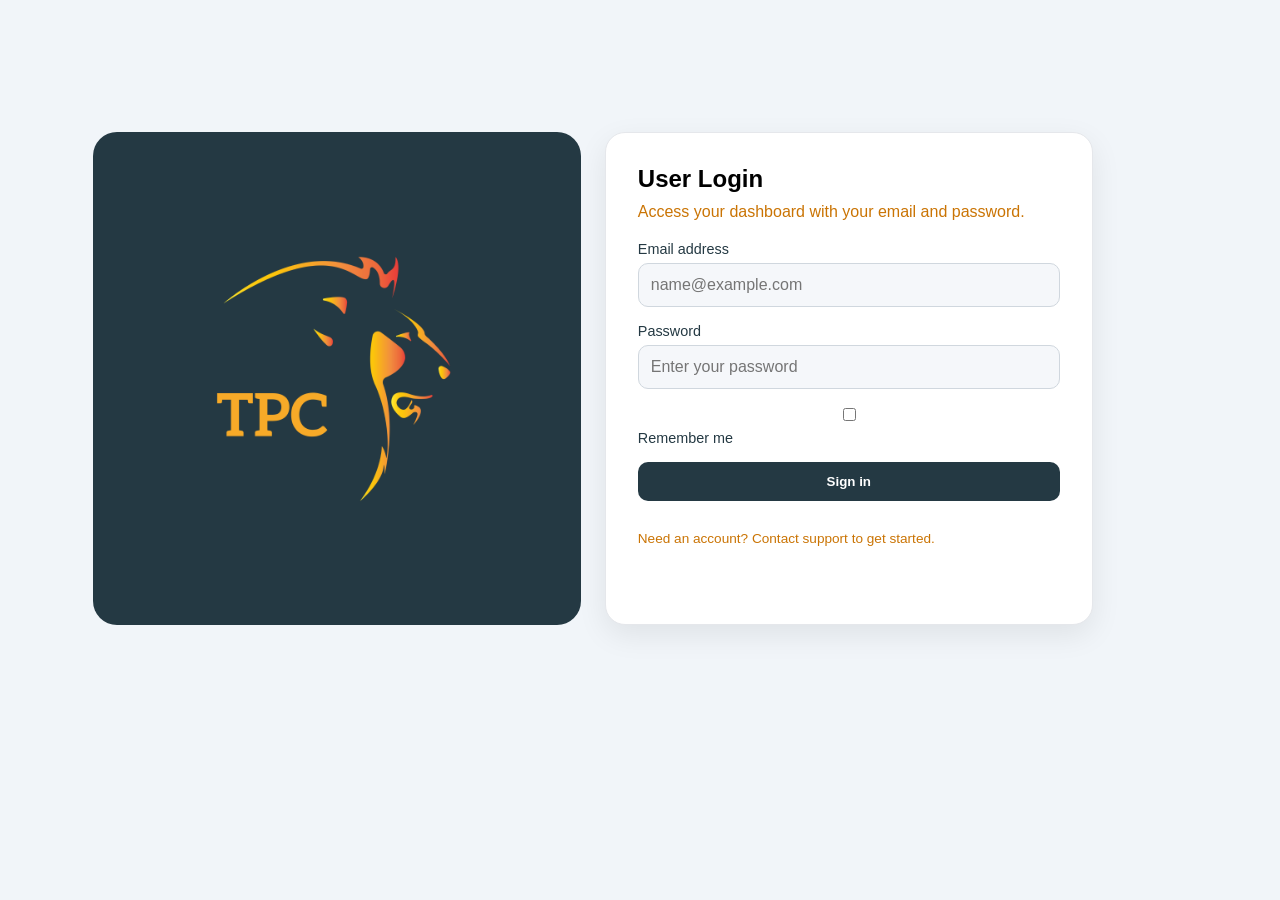
<file: index.html>
<!DOCTYPE html>
<html lang="en">
<head>
  <meta charset="UTF-8" />
  <meta name="viewport" content="width=device-width, initial-scale=1.0" />
  <title>Login &amp; Management Login</title>
  <link rel="stylesheet" href="style.css" />
</head>
<body>
  <main class="page-shell">
        <div class="login-section">
       <div class="logo">
      <img src="ASSESTS/background.png" alt="Company Logo" width="210" height="160" />
    </div>
    <section class="form-panel" aria-label="Authentication forms">
      <article id="loginPage" class="form-card active-card">
        <div class="card-header">
          <h2>User Login</h2>
          <p>Access your dashboard with your email and password.</p>
        </div>
        <form id="userLoginForm" class="auth-form">
          <label>
            Email address
            <input type="email" name="email" placeholder="name@example.com" required />
          </label>
          <label>
            Password
            <input type="password" name="password" placeholder="Enter your password" required />
          </label>
          <label class="checkbox-field">
            <input type="checkbox" name="remember" />
            Remember me
          </label>
          <button type="submit" class="primary-btn">Sign in</button>
          <p class="form-note">Need an account? Contact support to get started.</p>
          <div class="message" aria-live="polite"></div>
        </form>
      </article>

    </section>
    </div>
  </main>
  <script src="script.js"></script>
</body>
</html>
</file>
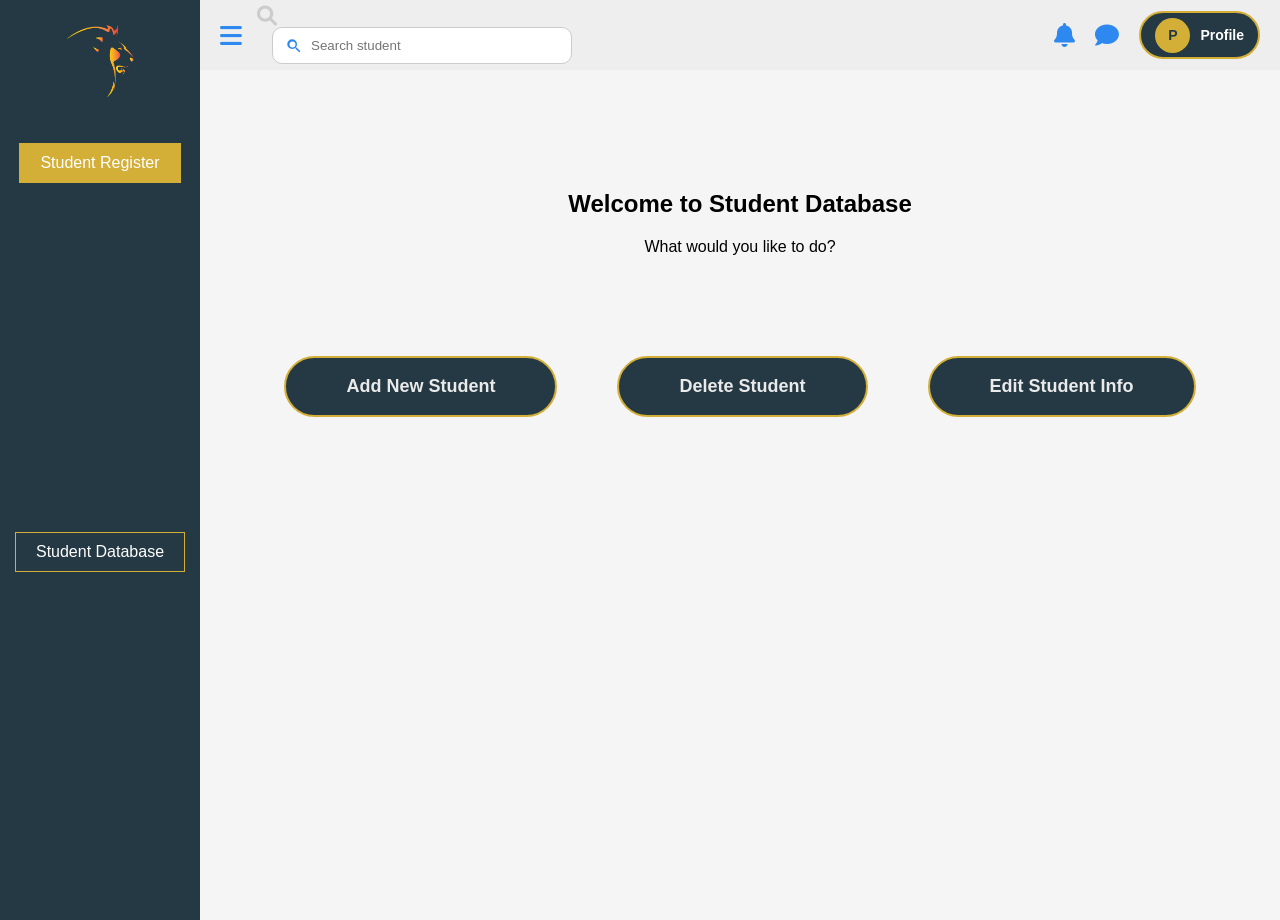
<file: Student_Management_App/index.html>
<!doctype html>
<html lang="en">
  <head>
    <meta charset="UTF-8" />
    <meta name="viewport" content="width=device-width, initial-scale=1.0" />
    <title>Student Database</title>
    <link rel="stylesheet" href="styles.css" />
    <link
      href="https://cdnjs.cloudflare.com/ajax/libs/font-awesome/6.0.0-beta3/css/all.min.css"
      rel="stylesheet"
    />
  </head>
  <body>
    <aside class="sidebar">
      <img src="images/Logo.png" class="logo" alt="Logo" />

      <a href="register.html" class="nav-button active">Student Register</a>
      <a href="database.html" class="nav-button">Student Database</a>
    </aside>

    <div class="main">
      <header class="topbar">
        <div class="left">
          <a class="fa fa-bars"></a>

          <div class="search-box">
            <a class="fa fa-search"></a>
            <input
        
              type="text"
              placeholder="Search student"
              aria-label="Search student"
            
            />
          </div>
        </div>

        <div class="right">
          <a class="fa fa-bell"></a>
          <a class="fa fa-comment"></a>

          <a class="profile" id="profileBtn">
            <div class="profile-icon">P</div>
            <p>Profile</p>
          </a>
        </div>
        
            <div id="profileModal" class="modal">
     
              <div class="modal-content">
              <span class="close">&times;</span>
              <i class="fa fa-user">Profile</i>
              <i class="fa-solid fa-gear">Settings</i>
               <i class="fa-solid fa-right-from-bracket">Sign Out</i>
           </div>  

      </header>

      <main class="content">
        <h2>Welcome to Student Database</h2>
        <p>What would you like to do?</p>

        <div class="buttons">
          <button id="addStudent">Add New Student</button>
          <a href="deletestudent.html"><button id="deleteStudent">Delete Student</button></a>
         
          <button id="editStudent">Edit Student Info</button>
        </div>
      </main>
    </div>
    <script src="script.js"></script>
  </body>
</html>
</file>
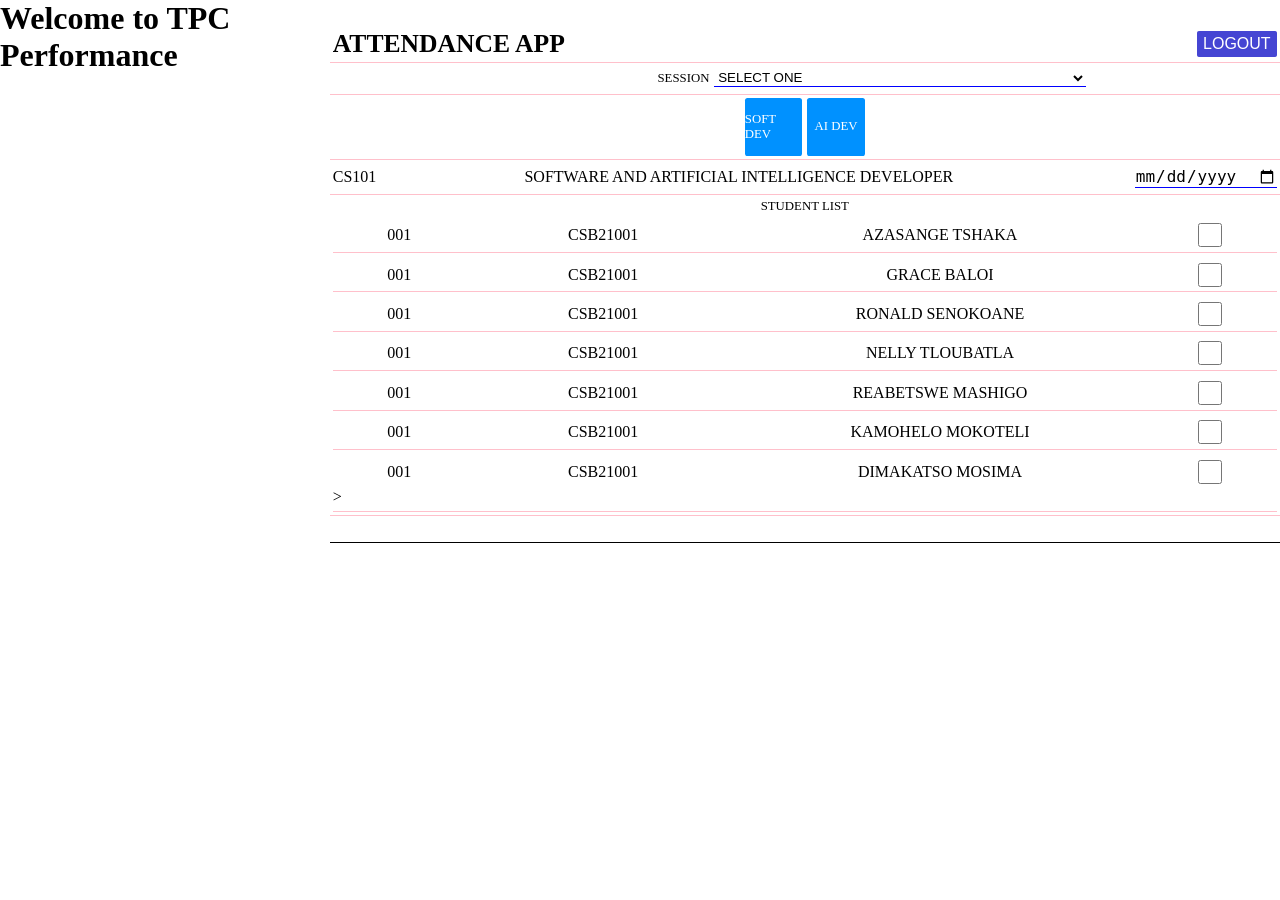
<file: Attendance/Attendance.html>
<!DOCTYPE html>
<html lang="en">
<head>
    <meta charset="UTF-8">
    <meta name="viewport" content="width=device-width, initial-scale=1.0">
    <link rel="stylesheet" href="Attendance.css">
    <title>Document</title>
</head>
<body>
    <h1>Welcome to TPC Performance</h1>
   <!--- <button id="btnLogout">LOGOUT</button>-->
    <div class="page">
      <div class="header-area">
        <div class="logo-area"> <h2 class="logo">ATTENDANCE APP</h2></div>
        <div class="logout-area"><button class="btnlogout">LOGOUT</button></div>
      </div>

      <div class="session-area">
        <div class="label-area"><label>SESSION</label></div>
        <div class="dropdown-area">
            <select class="ddlclass" id="ddlclass">
                <option>SELECT ONE</option>
                <option>SEMESTER 1 2026</option>
                <option>SEMESTER 2 2026</option>
            </select>            
        </div>
      </div>

      <div class="classlist-area" id="classlistarea">
        <div class="classcard">SOFT DEV</div>
        <div class="classcard">AI DEV</div>
       <!-- <div class="classcard">CS101</div>
        <div class="classcard">CS101</div>
        <div class="classcard">CS101</div>
        <div class="classcard">CS101</div>
        <div class="classcard">CS101</div>
        <div class="classcard">CS101</div>-->
      </div>

      <div class="classdetails-area" id="classdetailsarea">
        <div class="classdetails">
            <div class="code-area">CS101</div>
            <div class="title-area">SOFTWARE AND ARTIFICIAL INTELLIGENCE DEVELOPER</div>
            <div class="ondate-area">
                <input type="date">
            </div>
        </div>
      </div>

      <div class="studentlist-area" id="studentlistarea">
        <div class="studentlist"><label>STUDENT LIST</label></div>
        <div class="studentdetails">
            <div class="slno-area">001</div>
            <div class="rollno-area">CSB21001</div>
            <div class="name-area">Azasange Tshaka</div>
            <div class="checkbox-area">
                <input type="checkbox">
        </div>
      </div>

       <div class="studentdetails">
            <div class="slno-area">001</div>
            <div class="rollno-area">CSB21001</div>
            <div class="name-area">Grace Baloi</div>
            <div class="checkbox-area">
                <input type="checkbox">
            </div>
      </div>

      <div class="studentdetails">
            <div class="slno-area">001</div>
            <div class="rollno-area">CSB21001</div>
            <div class="name-area">Ronald Senokoane</div>
            <div class="checkbox-area">
                <input type="checkbox">
            </div>
      </div>

      <div class="studentdetails">
            <div class="slno-area">001</div>
            <div class="rollno-area">CSB21001</div>
            <div class="name-area">Nelly Tloubatla</div>
            <div class="checkbox-area">
                <input type="checkbox">
            </div>
      </div>

      <div class="studentdetails">
            <div class="slno-area">001</div>
            <div class="rollno-area">CSB21001</div>
            <div class="name-area">Reabetswe Mashigo</div>
            <div class="checkbox-area">
                <input type="checkbox">
            </div>
      </div>

      <div class="studentdetails">
            <div class="slno-area">001</div>
            <div class="rollno-area">CSB21001</div>
            <div class="name-area">Kamohelo Mokoteli</div>
            <div class="checkbox-area">
                <input type="checkbox">
            </div>
      </div>

      <div class="studentdetails">
            <div class="slno-area">001</div>
            <div class="rollno-area">CSB21001</div>
            <div class="name-area">Dimakatso Mosima</div>
            <div class="checkbox-area">
                <input type="checkbox">
            </div>
>
            

      
        </div>
    </div>
</body>
</html>
</file>
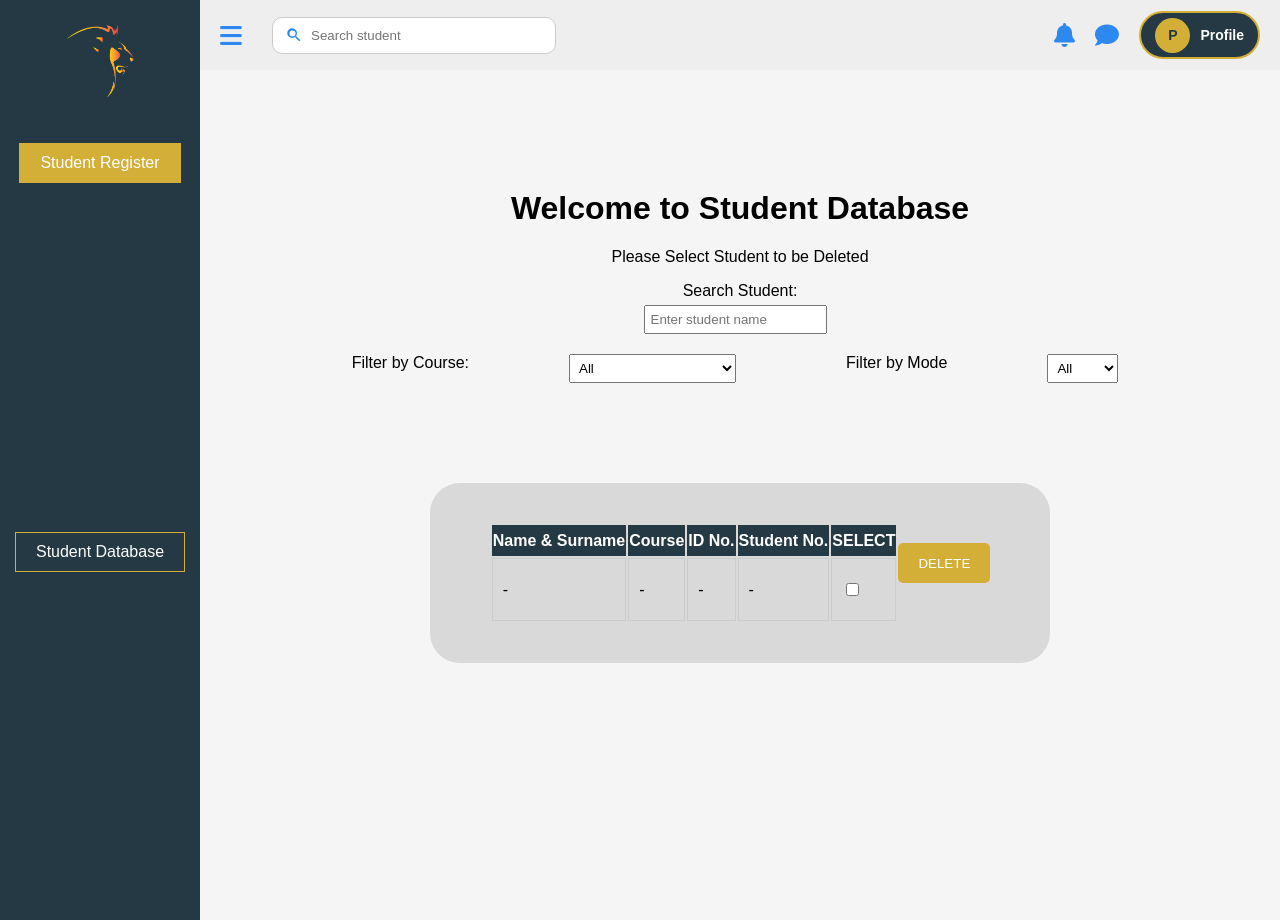
<file: Student_Management_App/deletestudent.html>
<!doctype html>
<html lang="en">
  <head>
    <meta charset="UTF-8" />
    <meta name="viewport" content="width=device-width, initial-scale=1.0" />
    <title>Student Database</title>
    <link rel="stylesheet" href="styles.css" />
    <link
      href="https://cdnjs.cloudflare.com/ajax/libs/font-awesome/6.0.0-beta3/css/all.min.css"
      rel="stylesheet"
    />
  </head>
  <body>
    <aside class="sidebar">
      <img src="images/Logo.png" class="logo" alt="Logo" />

      <a href="register.html" class="nav-button active">Student Register</a>
      <a href="database.html" class="nav-button">Student Database</a>
    </aside>

    <div class="main">
      <header class="topbar">
         <div class="left">
          <a class="fa fa-bars"></a>

          <div class="search-box">
            <input
              type="text"
              placeholder="Search student"
              aria-label="Search student"
            >
             </div>
             </div>
             <div class="right">
              <a class="fa fa-bell"></a>
              <a class="fa fa-comment"></a>

            <a class="profile"  id="profileBtn">
            <div class="profile-icon">P</div>
            <p>Profile</p>
            </a>
            </div>

            <div id="profileModal" class="modal">
     
              <div class="modal-content">
              <span class="close">&times;</span>
              <i class="fa fa-user">Profile</i>
              <i class="fa-solid fa-gear">Settings</i>
               <i class="fa-solid fa-right-from-bracket">Sign Out</i>
           </div>  
       </header>

      <main class="content">

        <div class="header">
        <h1>Welcome to Student Database</h1>
        <p>Please Select Student to be Deleted</p>
        </div>

        <div class="search-section">
            <label>Search Student:</label>
            <input type="text"
                   placeholder="Enter student name"
            >
            <div class="filter-section">
                  <label>Filter by Course:</label>
            <select>
                <option>All</option>
                <option>Software Development</option>
                <option>AI Development</option>
            </select>
             
            <label>Filter by Mode</label>
            <select>
                <option>All</option>
                <option>Online</option>
                <option>Onsite</option>
            </select>
            </div>
        </div>
        
        <div class="delete-student-table-box">
            <table id="deletetable">
                <thead>
                    <tr>
                        <th>Name & Surname</th>
                        <th>Course</th>
                        <th>ID No.</th>
                        <th>Student No.</th>
                        <th>SELECT</th>
                    </tr>
                    <tr>
                        <td>-</td>
                        <td>-</td>
                        <td>-</td>
                        <td>-</td>
                        <td>
                            <input type="checkbox" name="selectStudent">
                        </td>
                    </tr>
                </thead>
            </table>

                  <div class="delete-button-container">
            <button>DELETE</button>
        </div>
            

        </div>

    

      </main>
    </div>
    <script src="script.js"></script>
  </body>
</html>
</file>
<file: style.css>
/* General Box Sizing */
* {
  box-sizing: border-box;
}

/* Global Styles */
html, body {
  margin: 0;
  padding: 0;
  height: 100%;
  font-family: Arial, sans-serif;
  background-color: #f1f5f9;
}

/* Body Layout */
body {
  align-items: center;
  padding: 32px !important;
}

.login-section{

  margin-block: 10%;
  width: 1000px !important;
  display: grid;
  grid-template-columns: 1fr 1fr;
  gap: 24px;

}
/* Page Container */
.page-shell {
  width: max-content;
  padding-left: 5%;
}

/* LOGO SECTION */
.logo {
  background-color: #243943;
  display: flex;
  justify-content: center;
  align-items: center;
  padding: 36px;
  border-radius: 24px;
}

.logo img {
  max-width: 100%;
  width: 416px;
  height: auto;
}

/* FORM SECTION */
.form-panel {
  display: flex;
  align-items: center;
  justify-content: center;
}

/* Form Card Styling */
.form-card {
  width: 100%;
  padding: 32px;
  border-radius: 20px;
  background: #ffffff;
  border: 1px solid #e5e7eb;
  box-shadow: 0 10px 30px rgba(0, 0, 0, 0.08);
}

/* Card Header */
.card-header h2 {
  margin: 0 0 10px;
}

.card-header p {
  margin: 0 0 20px;
  color: #ca7404;
}

/* Form Styles */
.auth-form {
  display: grid;
  gap: 16px;
}

.auth-form label {
  display: grid;
  gap: 6px;
  font-size: 0.9rem;
  color: #243943;
}

/* Input Fields */
.auth-form input {
  padding: 12px;
  border-radius: 10px;
  border: 1px solid #d0d7de;
  background: #f5f7fa;
  font-size: 1rem;
}

.auth-form input:focus {
  outline: none;
  border-color: #243943;
}

/* Checkbox Field */
.checkbox-field {
  display: flex;
  align-items: center;
  gap: 8px;
  font-size: 0.9rem;
}

/* Button */
.primary-btn {
  border: none;
  padding: 12px;
  border-radius: 10px;
  background: #243943;
  color: white;
  font-weight: bold;
  cursor: pointer;
}

.primary-btn:hover {
  background: #1b2f37;
}

/* Footer Note */
.form-note {
  font-size: 0.85rem;
  color: #ca7404;
}

/* Message (for login feedback) */
.message {
  min-height: 1.2em;
  font-size: 0.9rem;
  color: #243943;
}

/* Media Queries for Responsiveness */
@media (max-width: 768px) {
  .page-shell {
    grid-template-columns: 1fr;
  }
}
</file>
<file: Student_Management_App/styles.css>
body {
  margin: 0;
  font-family: Arial, sans-serif;
  display: flex;
}

@media (max-width: 768px) {
  body {
    flex-direction: column;
  }
}

.sidebar {
  width: 200px;
  height: 100vh;
  background-color: #243943;
  color: white;
  display: flex;
  flex-direction: column;
  align-items: center;
  padding-top: 20px;
}

.logo {
  width: 80px;
  margin-bottom: 40px;
}

.nav-button {
  background: transparent;
  border: 1px solid #d4af37;
  color: white;
  padding: 10px 20px;
  cursor: pointer;
  margin-bottom: auto;
  text-decoration: none;
}

.nav-button:hover {
  background: #d4af37;
}

.nav-button.active {
  background: #d4af37;
}

.bottom-text {
  margin-bottom: 20px;
  font-size: 14px;
}

.main {
  flex: 1;
  background-color: #f5f5f5;
}

.topbar {
  height: 70px;
  background: #eee;
  display: flex;
  justify-content: space-between;
  align-items: center;
  padding: 0 20px;
}

.left {
  display: flex;
  align-items: center;
  gap: 15px;
}

.menu {
  font-size: 24px;
  margin-right: 25px;
  cursor: pointer;
}

.search-box input {
  padding: 10px;
  border-radius: 10px;
  border: 1px solid #ccc;
  width: 250px;
  margin-left: 15px;
}

.right {
  display: flex;
  align-items: center;
  gap: 20px;
}

.profile {
  display: flex;
  align-items: center;
  background: #243943;
  color: white;
  height: 40;
  padding: 0 14px;
  border-radius: 25px;
  gap: 10px;
  font-size: 14px;
  font-weight: 600;
  border: 2px solid #d4af37;
  cursor: pointer;
  text-decoration: none;
}

.profile:hover {
  background: #2f4f5a;
}

.profile-modal {
  justify-content: center;
}

.profile-icon {
  width: 35px;
  height: 35px;
  border-radius: 50%;
  background: #d4af37;
  color: #243943;
  display: flex;
  align-items: center;
  justify-content: center;
  font-weight: bold;
}

.content {
  text-align: center;
  margin-top: 120px;
}

.buttons {
  margin-top: 100px;
  display: flex;
  justify-content: center;
  gap: 60px;
  flex-wrap: wrap;
}

.buttons button {
  background: #243943;
  color: #eaeaea;
  border: 2px solid #d4af37;
  padding: 18px 60px;
  border-radius: 40px;
  cursor: pointer;
  font-size: 18px;
  font-weight: 600;
  box-shadow: 0 2px 6px rgba(0, 0, 0, 0, 2);
}

.buttons button:hover {
  transform: scale(1.05);
}
.fa-comment {
  font-size: 24px;
  color: #2d89ef;
}

.fa-bell {
  font-size: 24px;
  color: #2d89ef;
}

.fa-bell:hover {
  transform: scale(1.05);
}

.fa-comment:hover {
  transform: scale(1.05);
}

.fa-bars {
  font-size: 25px;
  color: #2d89ef;
}

.fa-search {
  font-size: 20px;
  color: #ccc;
}

.search-box-delete-student {
  display: flex;
  flex-direction: row;
  align-items: center;
  justify-content: center;
  gap: 20px;
}

.table {
  width: 100%;
  border-collapse: collapse;
  margin: 0 auto;
  height: 50px;

}

.th, td {
  border: 1px solid #ccc;
  padding: 10px;
  text-align: left;
}

th {
  background-color: #243943;
  color: white;
}

.delete-student-table-box {
  background: #d9d9d9;
  padding: 40px;
  border-radius: 30px;
  width: 50%;
  margin: 100px auto;
  display: flex;
  justify-content: center;
  height: 100px;
}
 
.main-content{
  flex-grow: 1;
  padding: 20px;
  border-left: 1px dashed #ccc;
}

.header {
  text-align: center;
}

.search-section {
  display: flex;
  flex-direction: column;
  margin-bottom: 20px;
  align-items: center;
  justify-content: center;

}

.filter-section {
  display: flex;
  flex-direction: row;
  margin-top: 20px;
  gap: 100px;
}

.search-section label {
  display: block;
  margin-bottom: 5px;
}

.search-section input,
.search-section select {
  padding: 5px;
  margin-right: 10px;
}

.student-list {
  margin-top: 20px;
  border: 1px solid #ccc;
  border-radius: 5px;
}

.student-list table {
  width: 100%;
  border-collapse: collapse;
}

.student-list input[type="checkbox"] {
  margin: 0;
}

.delete-button-container {
  margin-top: 20px;
  display: flex;
  height: 40px;
}

.delete-button-container button {

  padding: 10px 20px;
  border: none;
  cursor: pointer;
  border-radius: 5px;
}

.delete-button-container button:last-child {
  background-color: #d4af37;
  color: white;
}

.delete-button-container button:last-child:hover {
  background-color: #d8b131;
}

.modal {
  display: none;
  /* center modal content horizontally and vertically */
  align-items: center;
  justify-content: center;
  position: fixed;
  z-index: 1000;
  left: 0;
  top: 0;
  width: 100%;
  height: 100%;
  background-color: rgba(0,0,0,0.5);
}

.modal-content {
  background-color: white;
  /* center the popup exactly in the viewport */
  margin: 0;
  padding: 20px;
  width: 90%;
  max-width: 420px;
  border-radius: 10px;
  /* keep modal usable on small screens */
  max-height: 90vh;
  overflow-y: auto;
  position: fixed;
  top: 50%;
  left: 50%;
  transform: translate(-50%, -50%);
  display: flex;
  flex-direction: column;
  align-items: center;
}

.close {
  float: right;
  font-size: 22px;
  cursor: pointer;
}

.search-box {
  position: relative;
}

.search-box input {
  
  padding: 10px 10px 10px 38px; 
  border-radius: 10px;
  border: 1px solid #ccc;
  width: 100%;
  max-width: 250px;
  margin-left: 15px;
  background-image: url("data:image/svg+xml;utf8,<svg xmlns='http://www.w3.org/2000/svg' viewBox='0 0 24 24'><path fill='%232d89ef' d='M15.5 14h-.79l-.28-.27A6.471 6.471 0 0016 9.5 6.5 6.5 0 109.5 16a6.471 6.471 0 004.23-1.57l.27.28v.79l5 4.99L20.49 19l-4.99-5zM10 14a4 4 0 110-8 4 4 0 010 8z'/></svg>");
  background-repeat: no-repeat;
  background-position: 12px center;
  background-size: 18px 18px;
}


@media (max-width: 400px) {
  body {
    flex-direction: column;
  }

  .sidebar {
    width: 100%;
    height: auto;
    flex-direction: row;
    padding: 8px;
    justify-content: space-between;
    align-items: center;
  }

  .logo {
    width: 50px;
    margin-bottom: 0;
  }

  .nav-button {
    padding: 8px 10px;
    margin-bottom: 0;
    font-size: 14px;
  }

  .topbar {
    padding: 0 10px;
  }

  .search-box input {
    max-width: calc(100% - 30px);
    margin-left: 0;
  }

  .profile {
    height: 36px;
    padding: 0 10px;
    font-size: 13px;
  }

  .buttons {
    gap: 16px;
    margin-top: 40px;
  }

  .buttons button {
    padding: 12px 18px;
    font-size: 15px;
  }

  .delete-student-table-box {
    width: 90%;
    margin: 40px auto;
    padding: 20px;
  }

  .main-content{
    padding: 10px;
    border-left: none;
  }
}

/* Small to medium screens (401px - 768px) */
@media (min-width: 401px) and (max-width: 768px) {
  .sidebar {
    width: 80px;
    height: 100vh;
    padding-top: 12px;
  }

  .logo {
    width: 60px;
    margin-bottom: 20px;
  }

  .nav-button {
    padding: 8px 12px;
    font-size: 14px;
  }

  .search-box input {
    max-width: 180px;
  }

  .filter-section {
    gap: 20px;
    flex-wrap: wrap;
    justify-content: center;
  }

  .delete-student-table-box {
    width: 80%;
    margin: 80px auto;
  }
}

/* Medium to large screens (769px - 1024px) */
@media (min-width: 769px) and (max-width: 1024px) {
  .sidebar {
    width: 160px;
  }

  .search-box input {
    max-width: 220px;
  }

  .delete-student-table-box {
    width: 70%;
    margin: 90px auto;
  }
}

/* Desktop wide (1025px - 1400px) */
@media (min-width: 1025px) and (max-width: 1400px) {
  .sidebar {
    width: 200px;
  }

  .search-box input {
    max-width: 250px;
  }

  .delete-student-table-box {
    width: 50%;
  }
}

/* Small adjustments for tables and lists to remain readable on narrow screens */
@media (max-width: 768px) {
  .student-list table,
  .student-list th,
  .student-list td {
    font-size: 13px;
  }

  .table {
    height: auto;
  }
}

.fa fa-user {
  display: flex;
  flex-direction: column;
 
}
.modal-content i {
  font-size: 10px;
  margin: 10px 0;
  cursor: pointer;
  display: flex;
  flex-direction: row;
  justify-content: center;
}

/* End responsive rules */
</file>
<file: Attendance/Attendance.css>
*{
    margin: 0;
    padding: 0;
    box-sizing: border-box;
    --fontsize:1rem;
    --gap:.3rem;
    --padding:.2rem;
    transition: all 700ms linear;
}

body{
    display: flex;
    justify-content: center;
    align-content: center;
}

.page
{
   /* border: solid 1px black;*/
    width: min(1200px,95%);
    display: grid;
    grid-template-columns: 1fr;
    grid-template-areas: 
    "header-area"
    "session-area"
    "classlist-area"
    "classdetails-area"
    "studentlist-area"
    ;
    padding-top: calc(var(--padding)*8);
    padding-bottom: calc(var(--padding)*8);
    border-bottom: solid black 1px;
    animation: fadein 300ms ease;
}
@keyframes fadein{
    0%{opacity: 1;}
    100%{opacity: 1;}
}

.header-area{
    grid-area: header-area;
  /*  background-color: aquamarine;*/
    display:grid;
    grid-template-columns: 1fr 1fr;
    grid-template-areas: "logo-area logout-area";
   /* border: solid 1px black;*/
    gap: var(--gap);
    padding: var(--padding);
    border-bottom: solid 1px pink;
}

.logo-area
{
    grid-area: logo-area;
   /* border: solid 1px rgb(187, 17, 17);*/

    display: flex;
    justify-content: start;
    align-items: center;
}

.logout-area
{
    grid-area: logout-area;
   /* border: solid 1px rgb(187, 17, 17);*/
    display: flex;
    justify-content: end;
    align-items: center;
}


.session-area{
    grid-area: session-area;
   /* background-color: rgb(127, 214, 255);*/
    display: grid;
    grid-template-columns: 1fr;
    grid-template-rows: .5fr 1fr;
    grid-template-areas: "label-area"
    "dropdown-area";
    gap: var(--gap);
    padding: var(--padding);
    border-bottom: solid 1px pink;
}

.label-area
{
    grid-area: label-area;
    font-size: calc(var(--fontsize)*.8);
    padding-left:calc(var(--padding)*.6);
}

.dropdown-area
{
    grid-area: dropdown-area;
    font-size: calc(var(--fontsize)*.1);
    padding-top: calc(var(--padding));
    padding-bottom: calc(var(--padding));
}


.classlist-area{
    grid-area: classlist-area;
  /*  background-color: rgb(142, 127, 255);*/
    display: flex;
    flex-wrap: wrap;
    gap: var(--gap);
    padding: var(--padding);
    justify-content: center;
    align-items: center;
    border-bottom: solid 1px pink;
}

.classdetails-area{
    grid-area: classdetails-area;
   /* background-color: rgb(246, 127, 255);*/
    gap: var(--gap);
    padding: var(--padding);
    border-bottom: solid 1px pink;
    text-transform: uppercase;

}

.studentlist-area
{
    grid-area: studentlist-area;
   /* background-color: rgb(255, 127, 127);*/
    display: flex;
    flex-direction: column;
    justify-content: center;
    align-items: center;
    gap: var(--gap);
    padding: var(--padding);
    border-bottom: solid 1px pink;
}

.btnlogout
{
    font-size: var(--fontsize);
    width: 5em;
    padding: var(--padding);
    background-color: rgb(69, 69, 211);
    color: white;
    border: solid 1px rgb(69, 69, 211);
    border-radius:.1em;
}

.logo
{
    font-size: calc(var(--fontsize)*1.6);
}

.ddlclass
{
    width: 100%;
    outline: none;
    border: none;
    background-color: transparent;
    border-bottom: solid 1px blue;

}

.classcard
{
    font-size: calc(var(--fontsize)*.8);
    width: 4.5em;
    height: 4.5em;
    border-radius: .2em;
    background-color: rgb(0, 145, 255);
    color: white;
    display: flex;
    justify-content: center;
    align-items: center;
}

.classcard:hover
{
    background-color: rgb(226, 43, 174);
    color: white;
    animation: tilt 500ms linear;
}
@keyframes tilt {
    0%{transform: rotate(0deg);}
    15%{transform: rotate(-30deg);}
    30%{transform: rotate(0deg);}
    45%{transform: rotate(25deg);}
    60%{transform: rotate(0deg);}
    70%{transform: rotate(-20deg);}
    80%{transform: rotate(0deg);}
    90%{transform: rotate(10deg);}
    100%{transform: rotate(0deg);}
}

.classdetails
{
    display: grid;
    grid-template-columns: 1fr 1fr;
    grid-template-rows: 2fr 1fr;
    grid-template-areas: 
    "title-area title-area"
    "code-area ondate-area" ;
    gap: var(--gap);
    font-size: var(--fontsize);
    text-transform: uppercase;
}

.title-area
{
    grid-area: title-area;
  /*  border: solid 2px red;*/
    display: flex;
    justify-content: start;
    align-items: center;
}

.code-area
{
    grid-area: code-area;
   /* border: solid 2px red;*/
    display: flex;
    justify-content: start;
    align-items: center;
}

.ondate-area
{
    grid-area: ondate-area;
   /* border: solid 2px red;*/
    display: flex;
    justify-content: end;
    align-items: center;
}

.ondate-area >input
{
    font-size: var(--fontsize);
    background-color: transparent;
    border: none;
    border-bottom: solid 1px blue;
    outline: none;
}

.studentlist
{
    display: flex;
    justify-content: center;
    align-items: center;
   /* background-color: rgb(225,197, 197);*/
    width: 100%;
}

.studentlist >label{
    font-size: calc(var(--fontsize)*.8);

}

.studentdetails
{
    display: grid;
    grid-template-columns: .25fr 1.5fr .4fr;
    grid-template-rows: 1fr 1fr;
    grid-template-areas: 
    "slno-area rollno-area checkbox-area"
    "name-area name-area checkbox-area"
    ;
    
    gap: var(--gap);
    width: 100%;
    font-size: var(--fontsize);
    padding-top: calc(var(--padding)*1.5);
    padding-bottom: calc(var(--padding)*1.5);
    border-bottom: solid 1px pink;
    transition: all 300ms;
    text-transform: uppercase;
}

.studentdetails:hover
{
    background-color: rgb(0, 106, 255);
    color: white;
}
.checkbox-area
{
    display: flex;
    justify-content: end;
    align-items: center;
}

.checkbox-area >input
{
    font-size: var(--fontsize);
    width: 1.5em;
    height: 1.5em;
}

.slno-area
{
    grid-area: slno-area;
    
}

.rollno-area
{
    grid-area: rollno-area;
  
}

.name-area
{
    grid-area: name-area;
    
}

.checkbox-area
{
    grid-area: checkbox-area;
    
}

@media only screen and (min-width:600px) {
    .session-area{
    grid-template-columns: .5fr .5fr 1fr .5fr;
    grid-template-rows: 1fr;
    grid-template-areas: "... label-area dropdown-area ...";
    }
    .label-area
{
    display: flex;
    justify-content: end;
    align-items: center;
    padding-left: calc(var(--var)*1);
}

.classdetails
{
    grid-template-columns: 1fr 3fr 1fr;
    grid-template-rows: 1fr;
    grid-template-areas: 
    "code-area title-area ondate-area" ;
    padding-bottom: calc(var(--padding)*1);
    padding-top: calc(var(--padding)*1);
}

.studentdetails
{
    display: grid;
    grid-template-columns: 1fr 2fr 3fr 1fr;
    grid-template-rows: 1fr;
    grid-template-areas: 
    "slno-area rollno-area name-area checkbox-area";
}

.studentdetails>*
{
    display: flex;
    justify-content: center;
    align-items: center;
}
}
</file>
